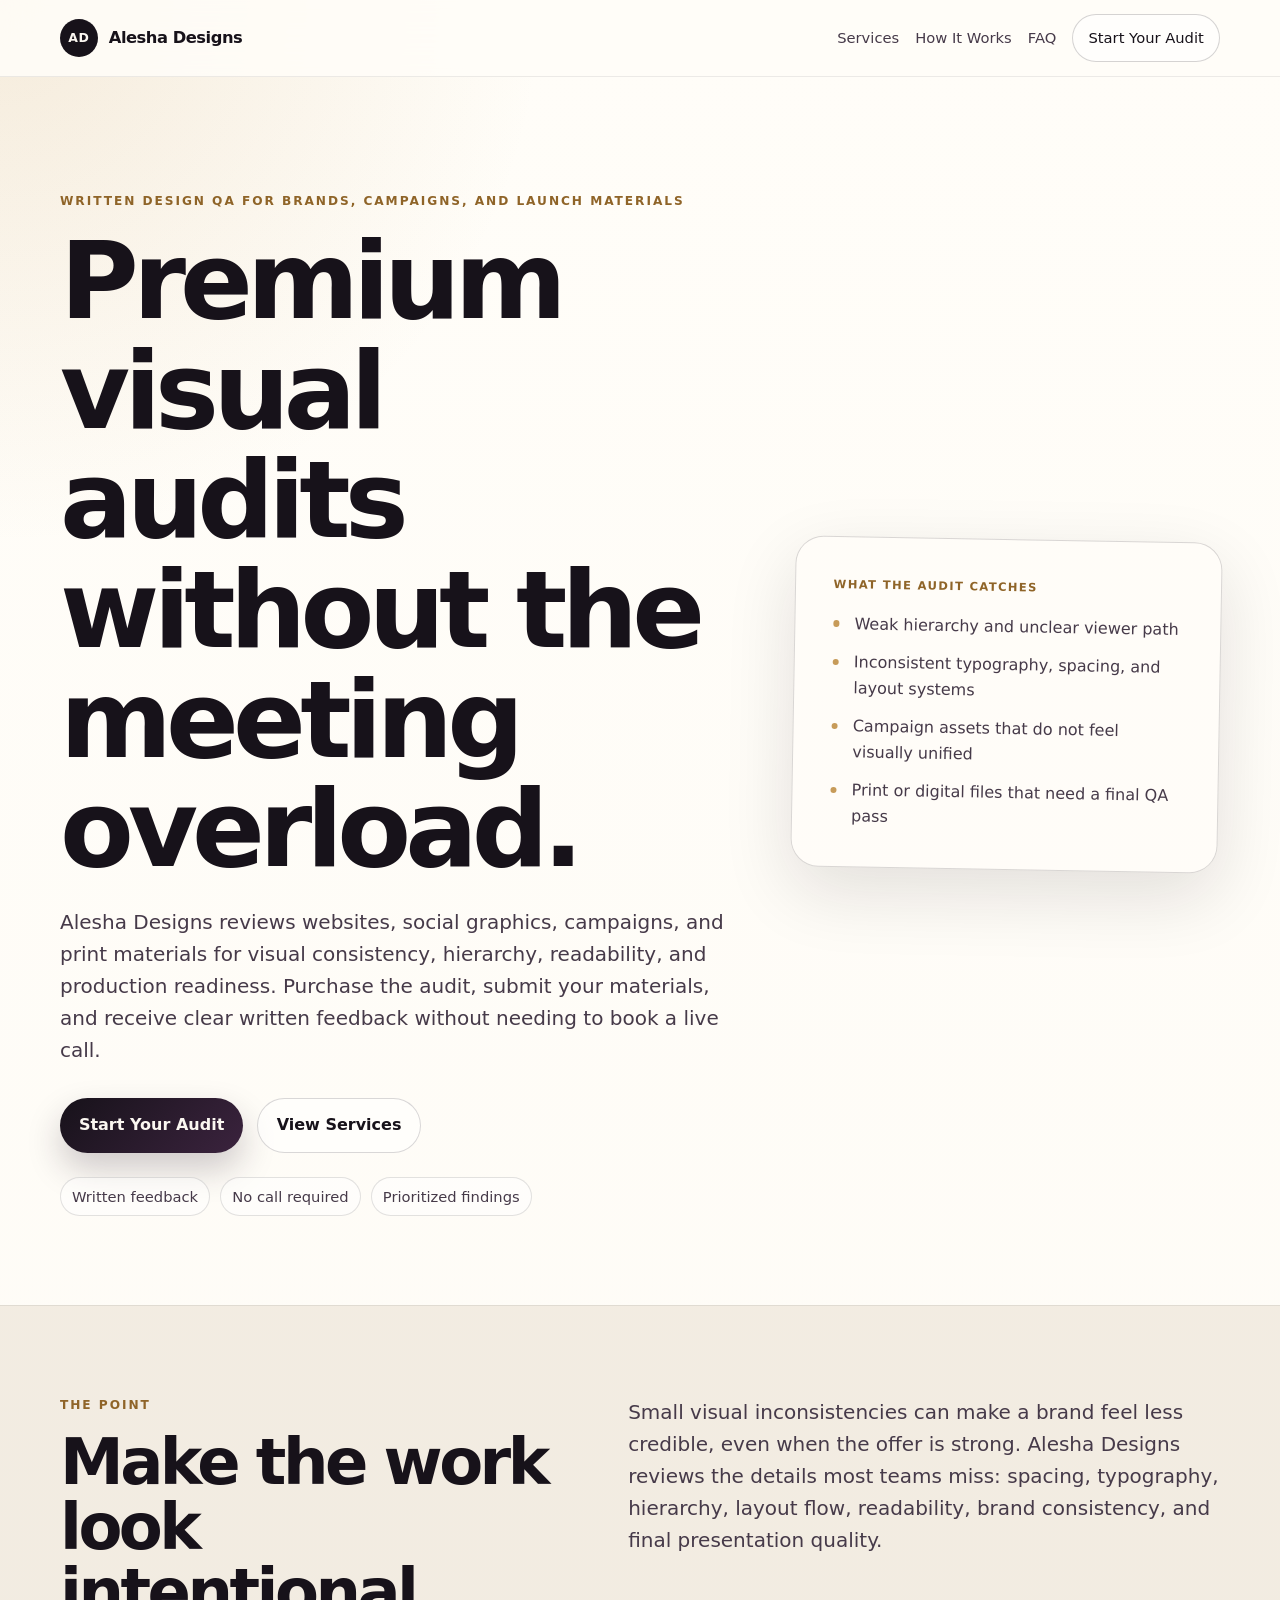
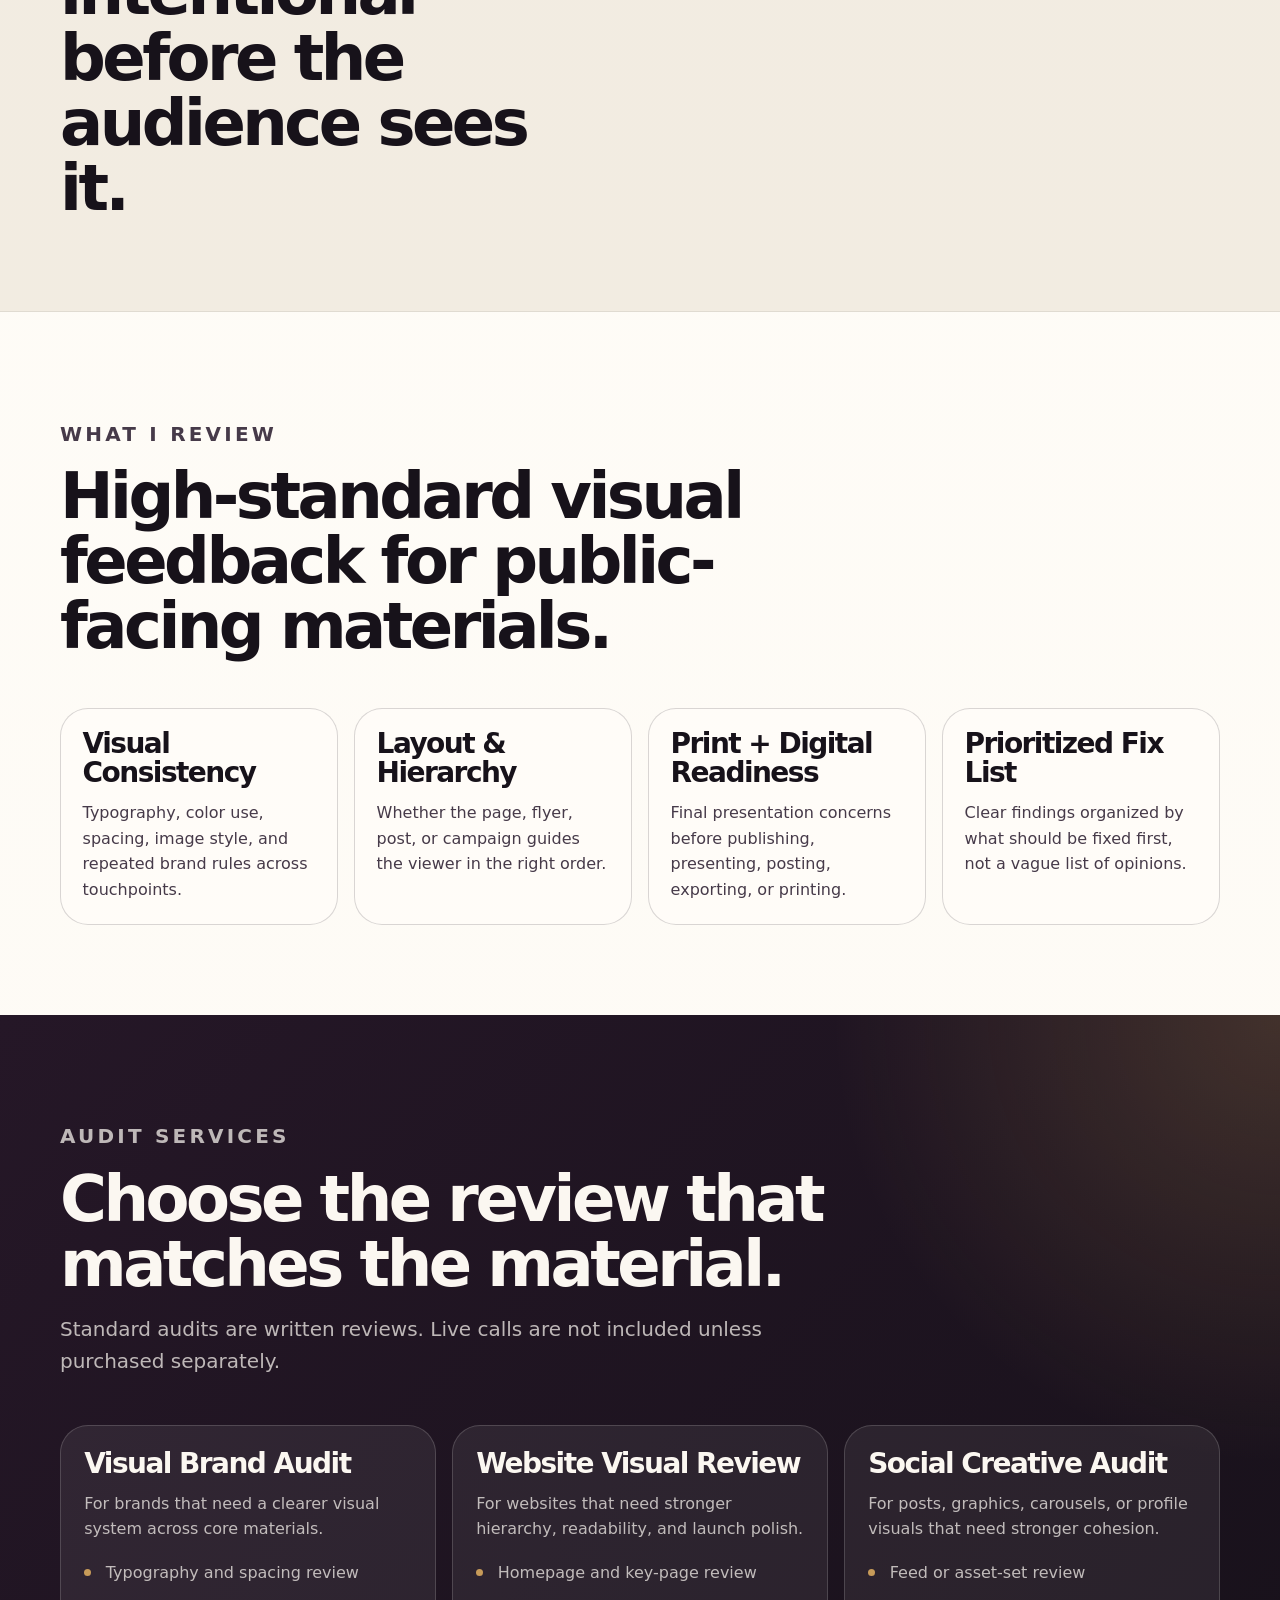
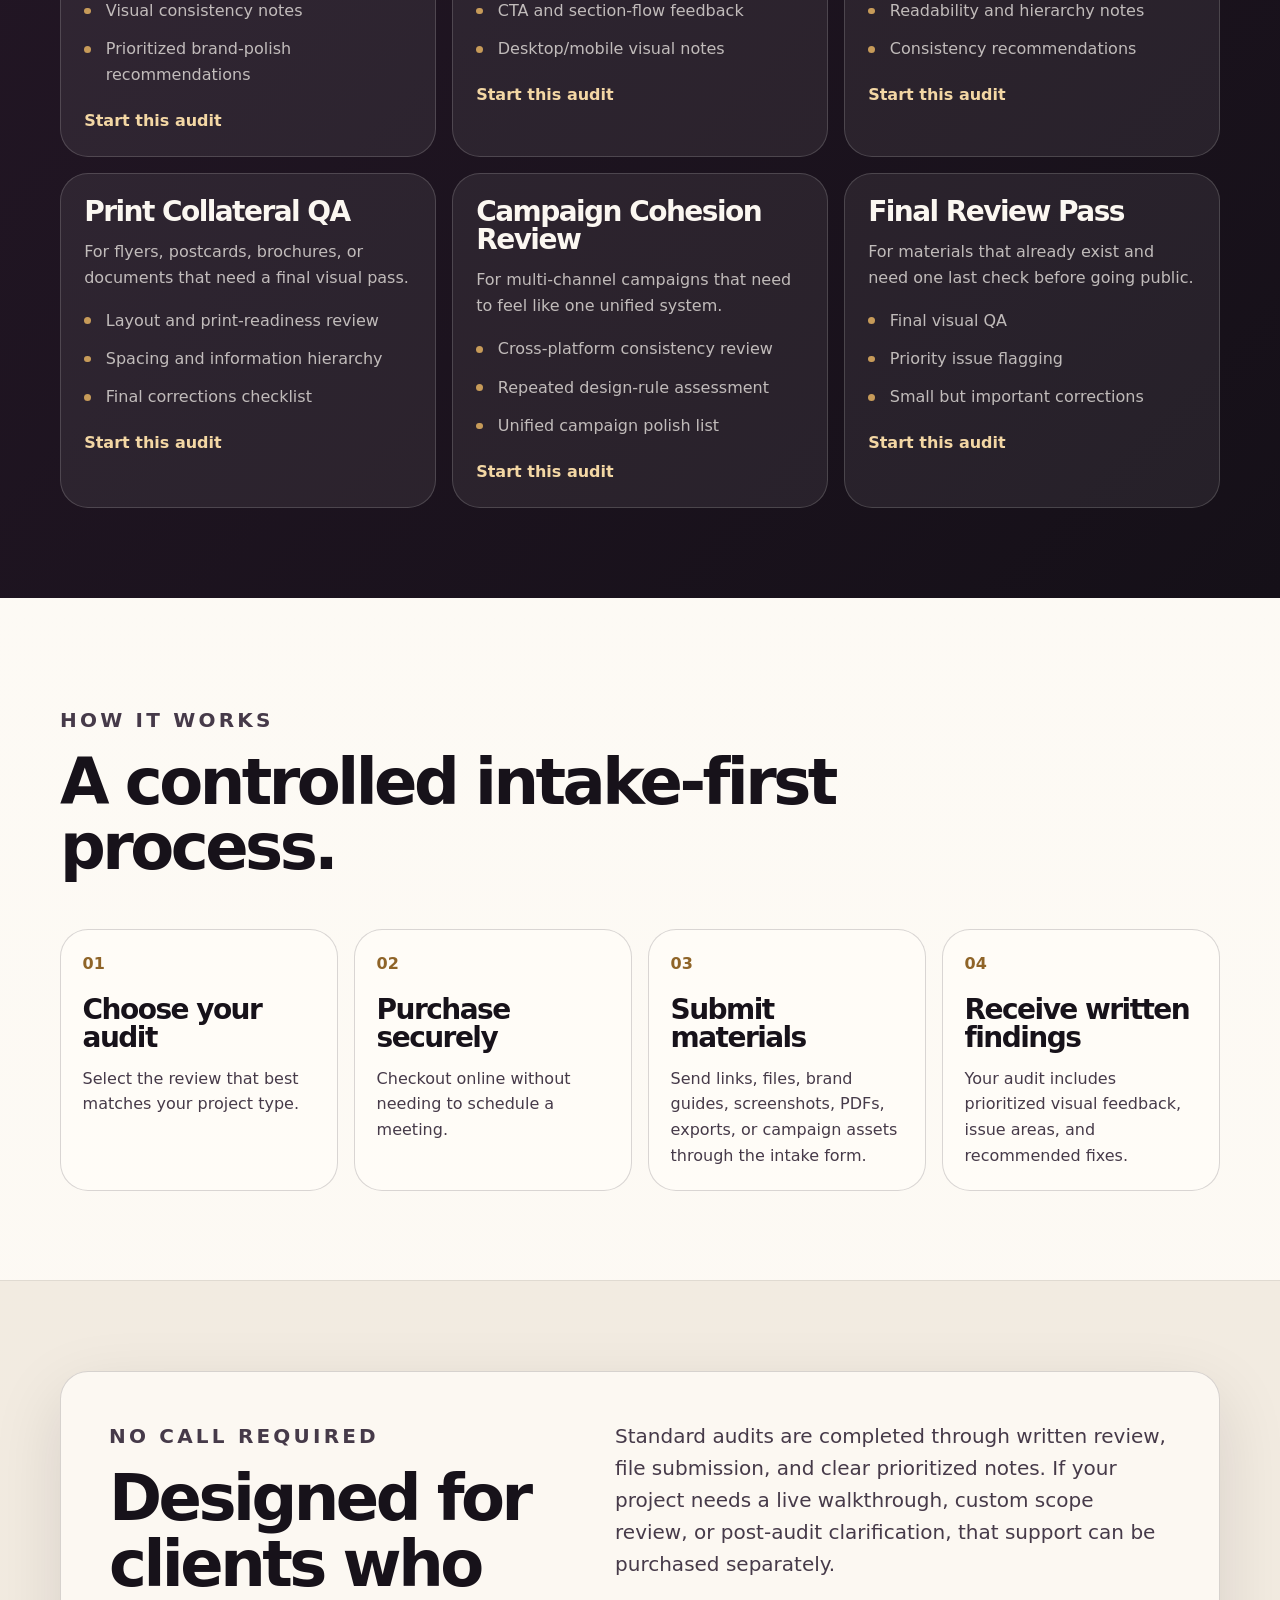
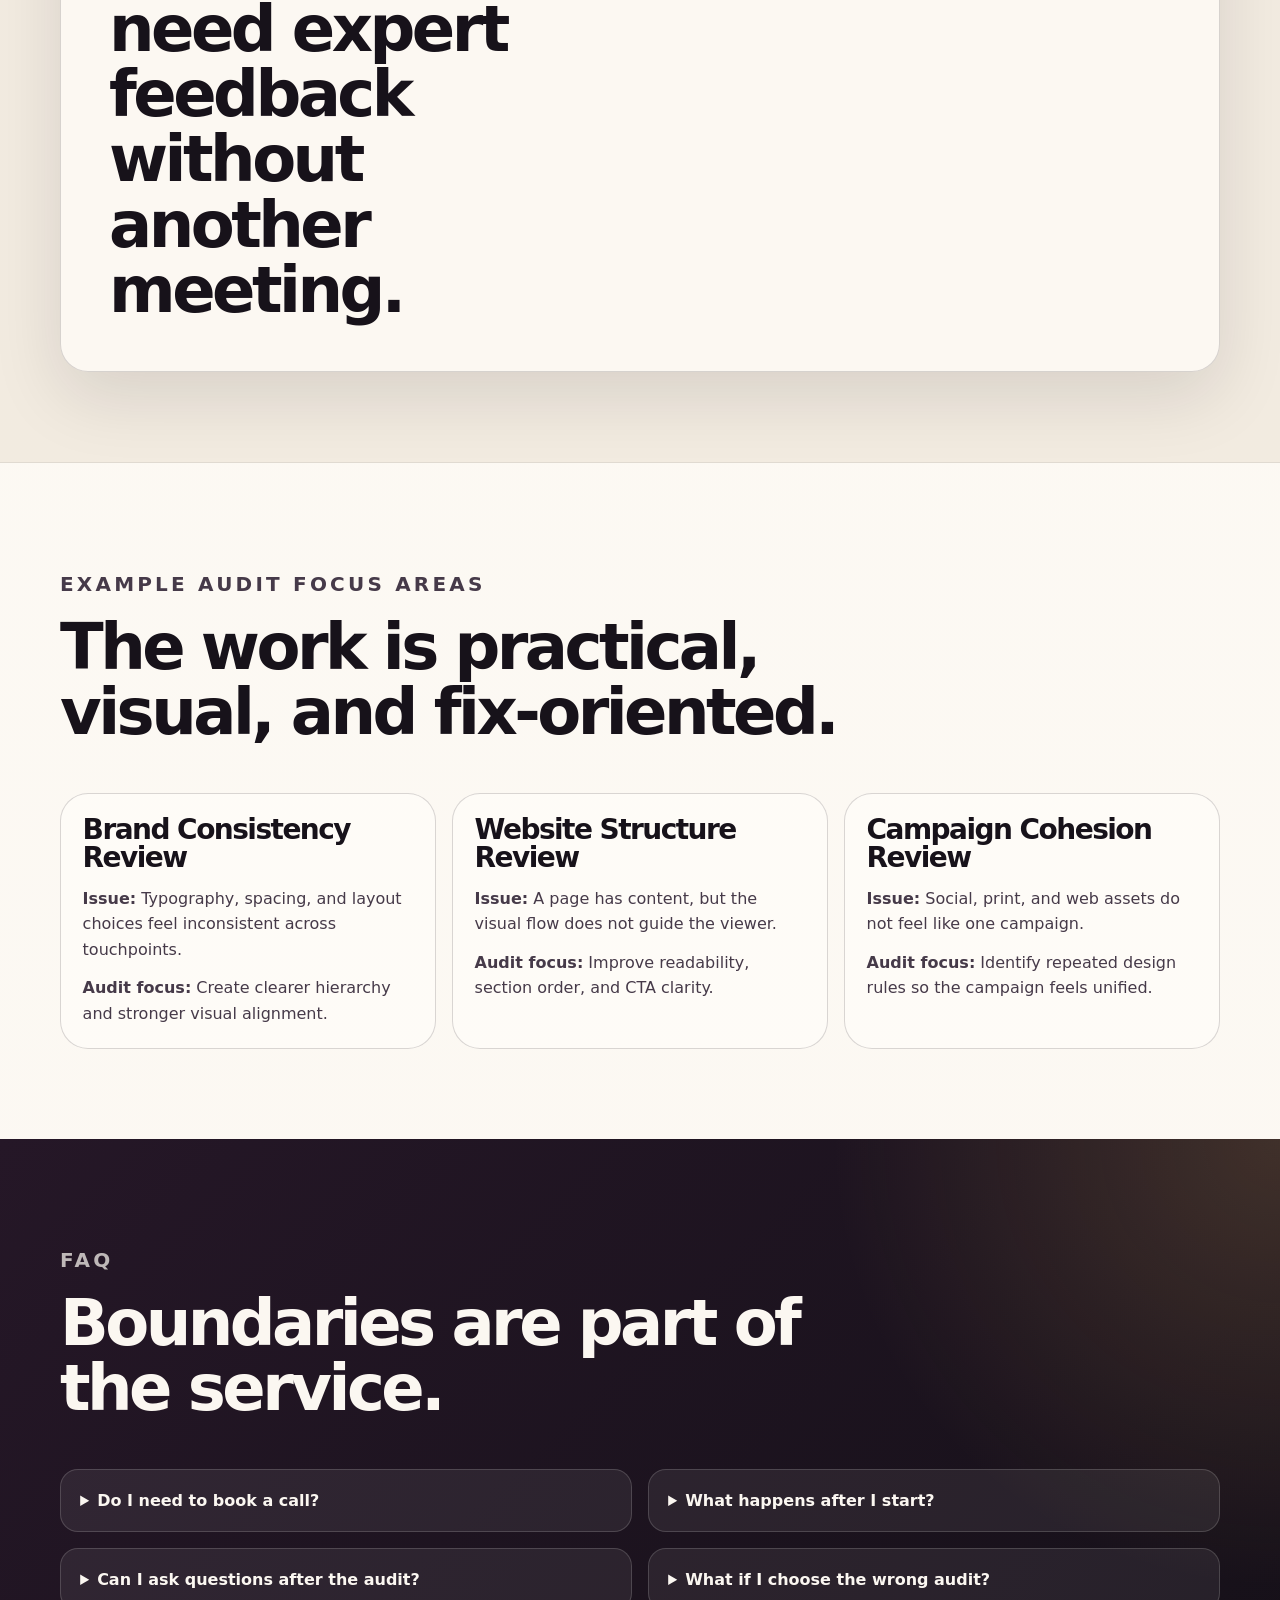
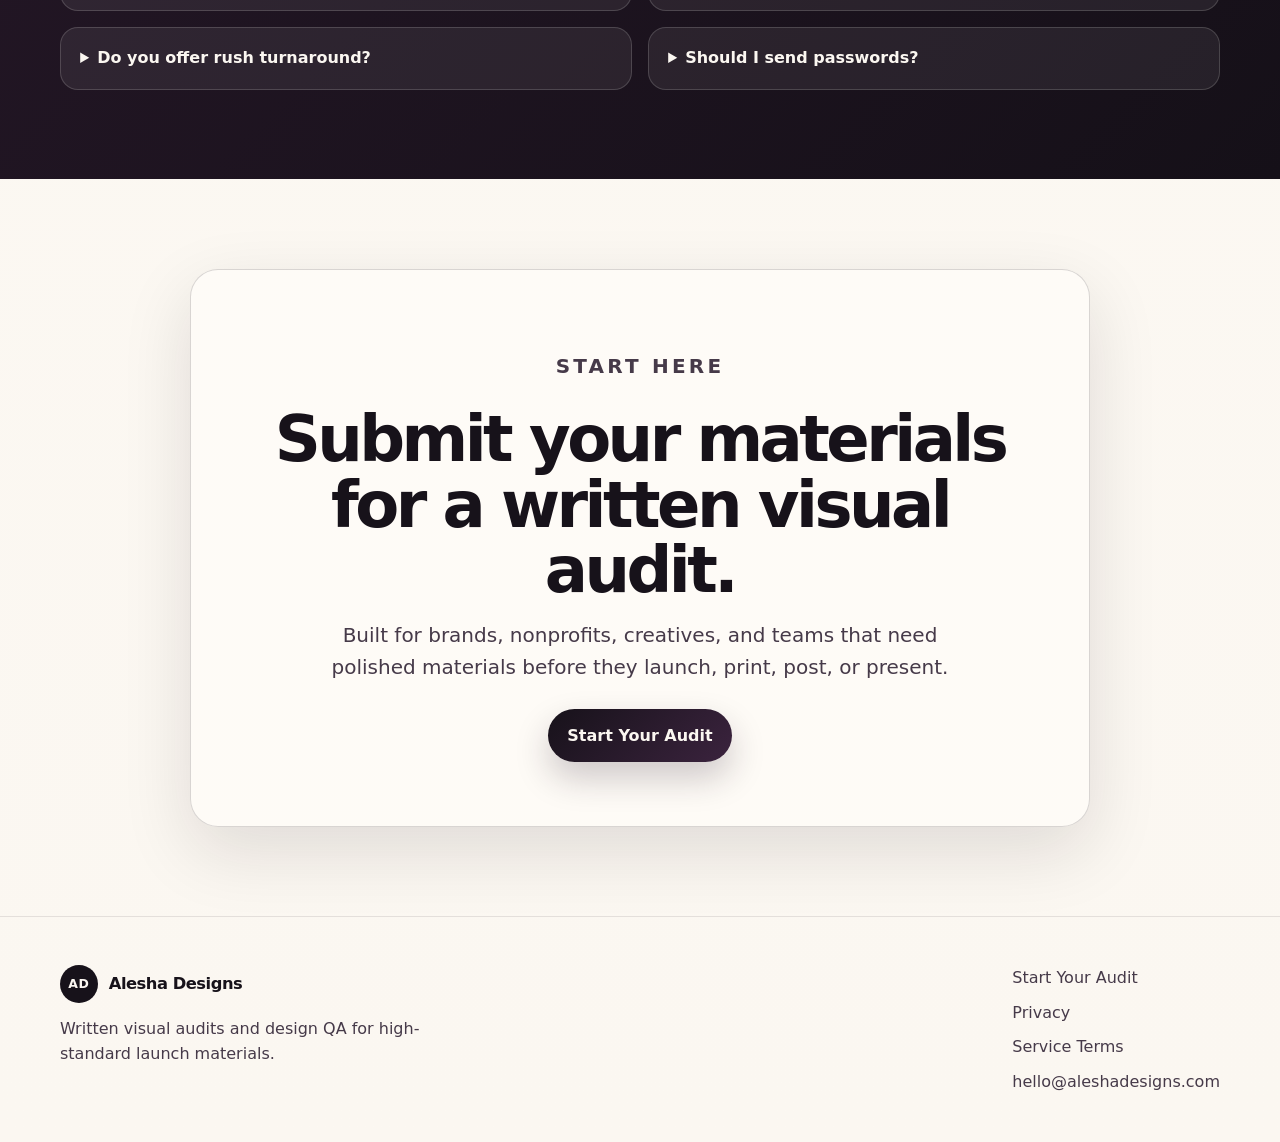
<file: index.html>
<!doctype html>
<html lang="en">
<head>
  <meta charset="utf-8" />
  <meta name="viewport" content="width=device-width, initial-scale=1" />
  <title>Alesha Designs | Premium Visual Audits Without Meeting Overload</title>
  <meta name="description" content="Alesha Designs provides written visual audits and design QA for websites, social graphics, print materials, and campaigns. No live call required." />
  <meta name="robots" content="index, follow" />
  <meta property="og:title" content="Alesha Designs | Premium Visual Audits" />
  <meta property="og:description" content="Expert written visual feedback for brands that need to look polished before they publish." />
  <meta property="og:type" content="website" />
  <meta property="og:url" content="https://aleshadesigns.com" />
  <meta name="theme-color" content="#151018" />
  <link rel="canonical" href="https://aleshadesigns.com" />
  <link rel="icon" href="favicon.svg" type="image/svg+xml" />
  <link rel="stylesheet" href="styles.css" />
</head>

<body>
  <a class="skip-link" href="#main">Skip to content</a>

  <header class="site-header">
    <div class="container header-inner">
      <a class="brand" href="index.html" aria-label="Alesha Designs home">
        <span class="brand-mark">AD</span>
        <span class="brand-text">Alesha Designs</span>
      </a>

      <nav class="nav" aria-label="Primary navigation">
        <a href="#services">Services</a>
        <a href="#process">How It Works</a>
        <a href="#faq">FAQ</a>
        <a class="nav-cta" href="start.html">Start Your Audit</a>
      </nav>
    </div>
  </header>

  <main id="main">
    <section class="hero section">
      <div class="container hero-grid">
        <div class="hero-copy">
          <p class="eyebrow">Written design QA for brands, campaigns, and launch materials</p>
          <h1>Premium visual audits without the meeting overload.</h1>
          <p class="hero-lede">
            Alesha Designs reviews websites, social graphics, campaigns, and print materials for
            visual consistency, hierarchy, readability, and production readiness. Purchase the audit,
            submit your materials, and receive clear written feedback without needing to book a live call.
          </p>

          <div class="button-row" aria-label="Primary actions">
            <a class="button button-primary" href="start.html">Start Your Audit</a>
            <a class="button button-secondary" href="#services">View Services</a>
          </div>

          <div class="trust-strip" aria-label="Service boundaries">
            <span>Written feedback</span>
            <span>No call required</span>
            <span>Prioritized findings</span>
          </div>
        </div>

        <aside class="hero-card" aria-label="Audit summary">
          <div class="card-topline">What the audit catches</div>
          <ul class="check-list">
            <li>Weak hierarchy and unclear viewer path</li>
            <li>Inconsistent typography, spacing, and layout systems</li>
            <li>Campaign assets that do not feel visually unified</li>
            <li>Print or digital files that need a final QA pass</li>
          </ul>
        </aside>
      </div>
    </section>

    <section class="section section-muted">
      <div class="container split">
        <div>
          <p class="eyebrow">The point</p>
          <h2>Make the work look intentional before the audience sees it.</h2>
        </div>
        <p class="section-lede">
          Small visual inconsistencies can make a brand feel less credible, even when the offer is strong.
          Alesha Designs reviews the details most teams miss: spacing, typography, hierarchy, layout flow,
          readability, brand consistency, and final presentation quality.
        </p>
      </div>
    </section>

    <section class="section" id="review">
      <div class="container">
        <div class="section-heading">
          <p class="eyebrow">What I review</p>
          <h2>High-standard visual feedback for public-facing materials.</h2>
        </div>

        <div class="feature-grid">
          <article class="feature-card">
            <h3>Visual Consistency</h3>
            <p>Typography, color use, spacing, image style, and repeated brand rules across touchpoints.</p>
          </article>
          <article class="feature-card">
            <h3>Layout & Hierarchy</h3>
            <p>Whether the page, flyer, post, or campaign guides the viewer in the right order.</p>
          </article>
          <article class="feature-card">
            <h3>Print + Digital Readiness</h3>
            <p>Final presentation concerns before publishing, presenting, posting, exporting, or printing.</p>
          </article>
          <article class="feature-card">
            <h3>Prioritized Fix List</h3>
            <p>Clear findings organized by what should be fixed first, not a vague list of opinions.</p>
          </article>
        </div>
      </div>
    </section>

    <section class="section section-dark" id="services">
      <div class="container">
        <div class="section-heading">
          <p class="eyebrow eyebrow-on-dark">Audit services</p>
          <h2>Choose the review that matches the material.</h2>
          <p>
            Standard audits are written reviews. Live calls are not included unless purchased separately.
          </p>
        </div>

        <div class="service-grid">
          <article class="service-card">
            <h3>Visual Brand Audit</h3>
            <p>For brands that need a clearer visual system across core materials.</p>
            <ul>
              <li>Typography and spacing review</li>
              <li>Visual consistency notes</li>
              <li>Prioritized brand-polish recommendations</li>
            </ul>
            <a href="start.html?service=visual-brand-audit">Start this audit</a>
          </article>

          <article class="service-card">
            <h3>Website Visual Review</h3>
            <p>For websites that need stronger hierarchy, readability, and launch polish.</p>
            <ul>
              <li>Homepage and key-page review</li>
              <li>CTA and section-flow feedback</li>
              <li>Desktop/mobile visual notes</li>
            </ul>
            <a href="start.html?service=website-visual-review">Start this audit</a>
          </article>

          <article class="service-card">
            <h3>Social Creative Audit</h3>
            <p>For posts, graphics, carousels, or profile visuals that need stronger cohesion.</p>
            <ul>
              <li>Feed or asset-set review</li>
              <li>Readability and hierarchy notes</li>
              <li>Consistency recommendations</li>
            </ul>
            <a href="start.html?service=social-creative-audit">Start this audit</a>
          </article>

          <article class="service-card">
            <h3>Print Collateral QA</h3>
            <p>For flyers, postcards, brochures, or documents that need a final visual pass.</p>
            <ul>
              <li>Layout and print-readiness review</li>
              <li>Spacing and information hierarchy</li>
              <li>Final corrections checklist</li>
            </ul>
            <a href="start.html?service=print-collateral-qa">Start this audit</a>
          </article>

          <article class="service-card">
            <h3>Campaign Cohesion Review</h3>
            <p>For multi-channel campaigns that need to feel like one unified system.</p>
            <ul>
              <li>Cross-platform consistency review</li>
              <li>Repeated design-rule assessment</li>
              <li>Unified campaign polish list</li>
            </ul>
            <a href="start.html?service=campaign-cohesion-review">Start this audit</a>
          </article>

          <article class="service-card">
            <h3>Final Review Pass</h3>
            <p>For materials that already exist and need one last check before going public.</p>
            <ul>
              <li>Final visual QA</li>
              <li>Priority issue flagging</li>
              <li>Small but important corrections</li>
            </ul>
            <a href="start.html?service=final-review-pass">Start this audit</a>
          </article>
        </div>
      </div>
    </section>

    <section class="section" id="process">
      <div class="container">
        <div class="section-heading">
          <p class="eyebrow">How it works</p>
          <h2>A controlled intake-first process.</h2>
        </div>

        <div class="process-grid">
          <article class="process-step">
            <span>01</span>
            <h3>Choose your audit</h3>
            <p>Select the review that best matches your project type.</p>
          </article>
          <article class="process-step">
            <span>02</span>
            <h3>Purchase securely</h3>
            <p>Checkout online without needing to schedule a meeting.</p>
          </article>
          <article class="process-step">
            <span>03</span>
            <h3>Submit materials</h3>
            <p>Send links, files, brand guides, screenshots, PDFs, exports, or campaign assets through the intake form.</p>
          </article>
          <article class="process-step">
            <span>04</span>
            <h3>Receive written findings</h3>
            <p>Your audit includes prioritized visual feedback, issue areas, and recommended fixes.</p>
          </article>
        </div>
      </div>
    </section>

    <section class="section section-muted">
      <div class="container boundary-card">
        <div>
          <p class="eyebrow">No call required</p>
          <h2>Designed for clients who need expert feedback without another meeting.</h2>
        </div>
        <p>
          Standard audits are completed through written review, file submission, and clear prioritized notes.
          If your project needs a live walkthrough, custom scope review, or post-audit clarification, that support
          can be purchased separately.
        </p>
      </div>
    </section>

    <section class="section" id="examples">
      <div class="container">
        <div class="section-heading">
          <p class="eyebrow">Example audit focus areas</p>
          <h2>The work is practical, visual, and fix-oriented.</h2>
        </div>

        <div class="case-grid">
          <article class="case-card">
            <h3>Brand Consistency Review</h3>
            <p><strong>Issue:</strong> Typography, spacing, and layout choices feel inconsistent across touchpoints.</p>
            <p><strong>Audit focus:</strong> Create clearer hierarchy and stronger visual alignment.</p>
          </article>
          <article class="case-card">
            <h3>Website Structure Review</h3>
            <p><strong>Issue:</strong> A page has content, but the visual flow does not guide the viewer.</p>
            <p><strong>Audit focus:</strong> Improve readability, section order, and CTA clarity.</p>
          </article>
          <article class="case-card">
            <h3>Campaign Cohesion Review</h3>
            <p><strong>Issue:</strong> Social, print, and web assets do not feel like one campaign.</p>
            <p><strong>Audit focus:</strong> Identify repeated design rules so the campaign feels unified.</p>
          </article>
        </div>
      </div>
    </section>

    <section class="section section-dark" id="faq">
      <div class="container">
        <div class="section-heading">
          <p class="eyebrow eyebrow-on-dark">FAQ</p>
          <h2>Boundaries are part of the service.</h2>
        </div>

        <div class="faq-grid">
          <details>
            <summary>Do I need to book a call?</summary>
            <p>No. Standard audits are completed through written review. Calls are not included unless purchased separately.</p>
          </details>
          <details>
            <summary>What happens after I start?</summary>
            <p>You will complete the intake, submit your links or files, and receive the next-step confirmation for your audit.</p>
          </details>
          <details>
            <summary>Can I ask questions after the audit?</summary>
            <p>Each audit includes the deliverables listed for that service. Additional clarification, follow-up review, or live walkthroughs may be purchased separately.</p>
          </details>
          <details>
            <summary>What if I choose the wrong audit?</summary>
            <p>Alesha Designs may recommend switching to a better-fit service or adjusting the scope before work begins.</p>
          </details>
          <details>
            <summary>Do you offer rush turnaround?</summary>
            <p>Rush review may be available as a paid add-on depending on current workload.</p>
          </details>
          <details>
            <summary>Should I send passwords?</summary>
            <p>No. Do not submit login credentials. Use share links, exported files, screenshots, PDFs, or temporary view-only access when possible.</p>
          </details>
        </div>
      </div>
    </section>

    <section class="section final-cta">
      <div class="container final-card">
        <p class="eyebrow">Start here</p>
        <h2>Submit your materials for a written visual audit.</h2>
        <p>
          Built for brands, nonprofits, creatives, and teams that need polished materials before they launch, print, post, or present.
        </p>
        <a class="button button-primary" href="start.html">Start Your Audit</a>
      </div>
    </section>
  </main>

  <footer class="site-footer">
    <div class="container footer-grid">
      <div>
        <a class="brand footer-brand" href="index.html">
          <span class="brand-mark">AD</span>
          <span class="brand-text">Alesha Designs</span>
        </a>
        <p>Written visual audits and design QA for high-standard launch materials.</p>
      </div>

      <div class="footer-links">
        <a href="start.html">Start Your Audit</a>
        <a href="privacy.html">Privacy</a>
        <a href="terms.html">Service Terms</a>
        <a href="mailto:hello@aleshadesigns.com">hello@aleshadesigns.com</a>
      </div>
    </div>
  </footer>
</body>
</html>
</file>
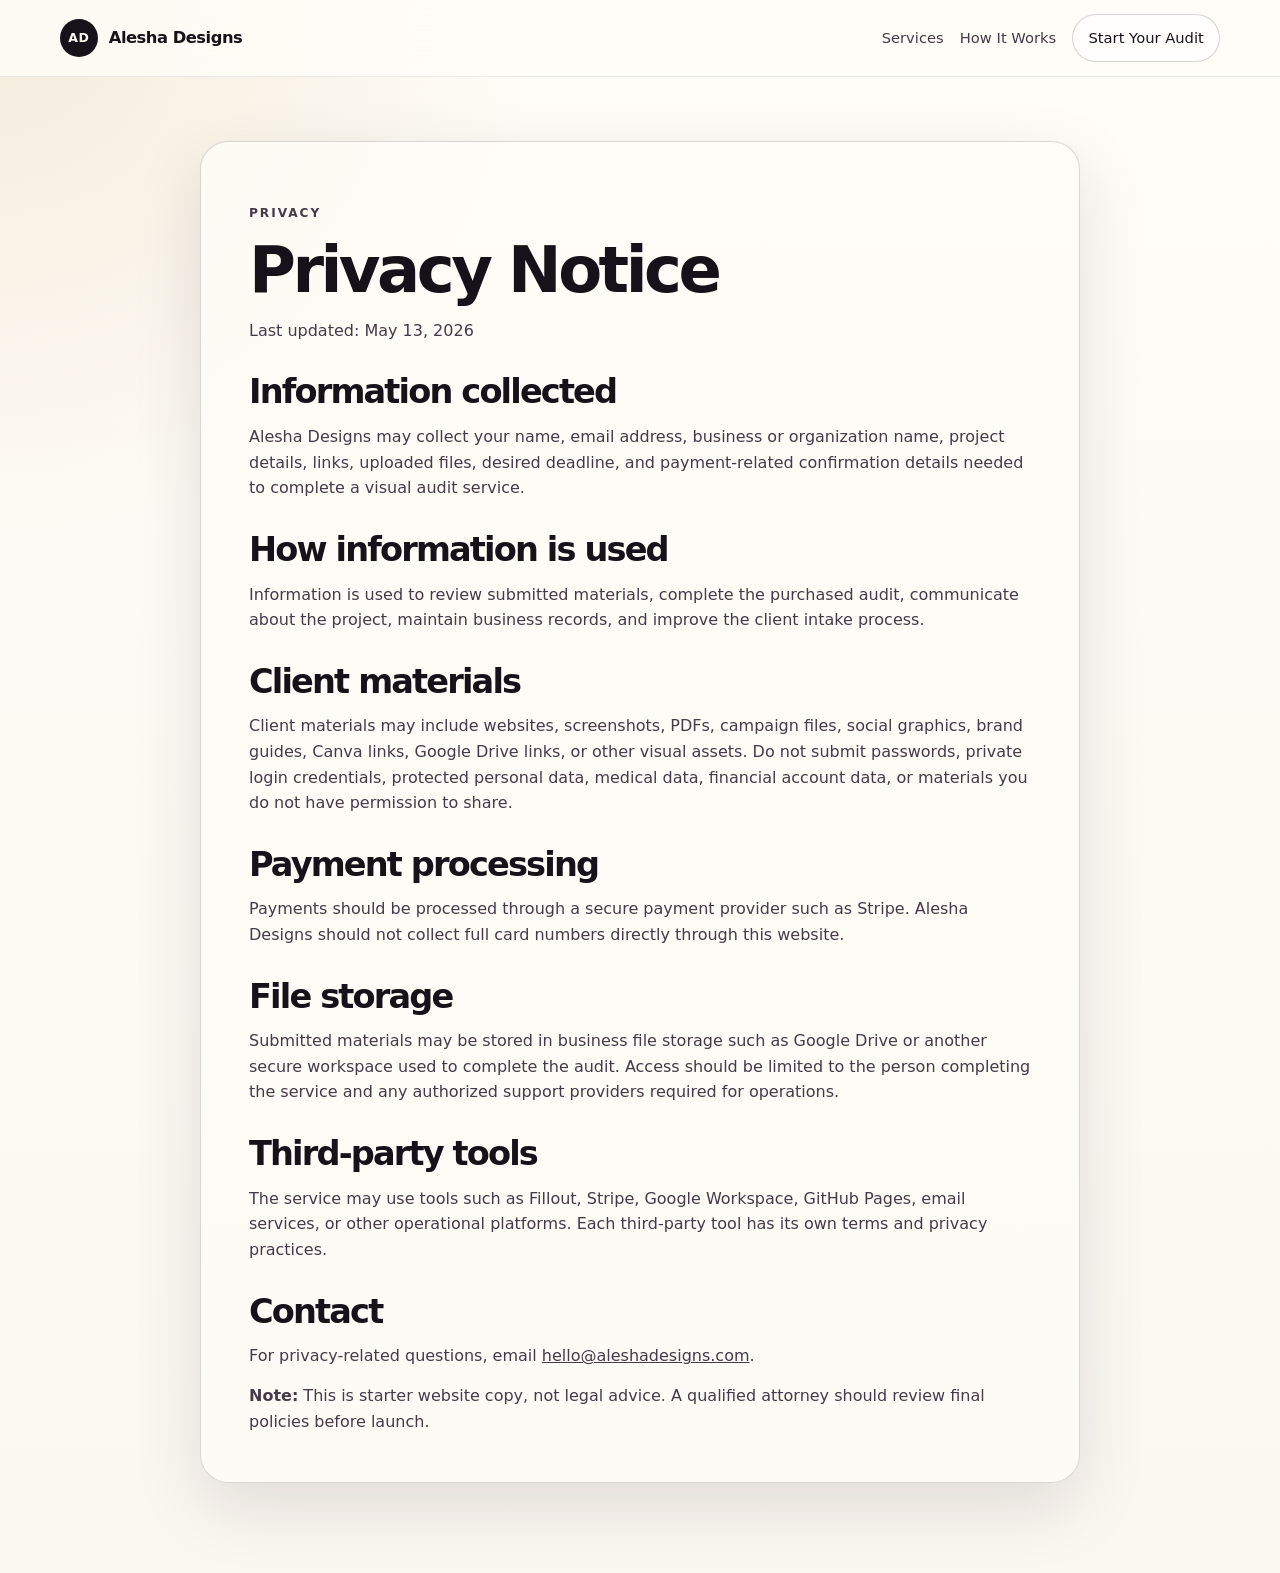
<file: privacy.html>
<!doctype html>
<html lang="en">
<head>
  <meta charset="utf-8" />
  <meta name="viewport" content="width=device-width, initial-scale=1" />
  <title>Privacy | Alesha Designs</title>
  <meta name="description" content="Alesha Designs privacy information for visual audit clients." />
  <meta name="robots" content="index, follow" />
  <link rel="canonical" href="https://aleshadesigns.com/privacy.html" />
  <link rel="icon" href="favicon.svg" type="image/svg+xml" />
  <link rel="stylesheet" href="styles.css" />
</head>
<body>
  <header class="site-header">
    <div class="container header-inner">
      <a class="brand" href="index.html" aria-label="Alesha Designs home">
        <span class="brand-mark">AD</span>
        <span class="brand-text">Alesha Designs</span>
      </a>
      <nav class="nav" aria-label="Primary navigation">
        <a href="index.html#services">Services</a>
        <a href="index.html#process">How It Works</a>
        <a class="nav-cta" href="start.html">Start Your Audit</a>
      </nav>
    </div>
  </header>

  <main class="section legal-hero">
    <div class="container legal-card">
      <p class="eyebrow">Privacy</p>
      <h1>Privacy Notice</h1>
      <p>Last updated: May 13, 2026</p>

      <h2>Information collected</h2>
      <p>Alesha Designs may collect your name, email address, business or organization name, project details, links, uploaded files, desired deadline, and payment-related confirmation details needed to complete a visual audit service.</p>

      <h2>How information is used</h2>
      <p>Information is used to review submitted materials, complete the purchased audit, communicate about the project, maintain business records, and improve the client intake process.</p>

      <h2>Client materials</h2>
      <p>Client materials may include websites, screenshots, PDFs, campaign files, social graphics, brand guides, Canva links, Google Drive links, or other visual assets. Do not submit passwords, private login credentials, protected personal data, medical data, financial account data, or materials you do not have permission to share.</p>

      <h2>Payment processing</h2>
      <p>Payments should be processed through a secure payment provider such as Stripe. Alesha Designs should not collect full card numbers directly through this website.</p>

      <h2>File storage</h2>
      <p>Submitted materials may be stored in business file storage such as Google Drive or another secure workspace used to complete the audit. Access should be limited to the person completing the service and any authorized support providers required for operations.</p>

      <h2>Third-party tools</h2>
      <p>The service may use tools such as Fillout, Stripe, Google Workspace, GitHub Pages, email services, or other operational platforms. Each third-party tool has its own terms and privacy practices.</p>

      <h2>Contact</h2>
      <p>For privacy-related questions, email <a href="mailto:hello@aleshadesigns.com">hello@aleshadesigns.com</a>.</p>

      <p><strong>Note:</strong> This is starter website copy, not legal advice. A qualified attorney should review final policies before launch.</p>
    </div>
  </main>
</body>
</html>
</file>
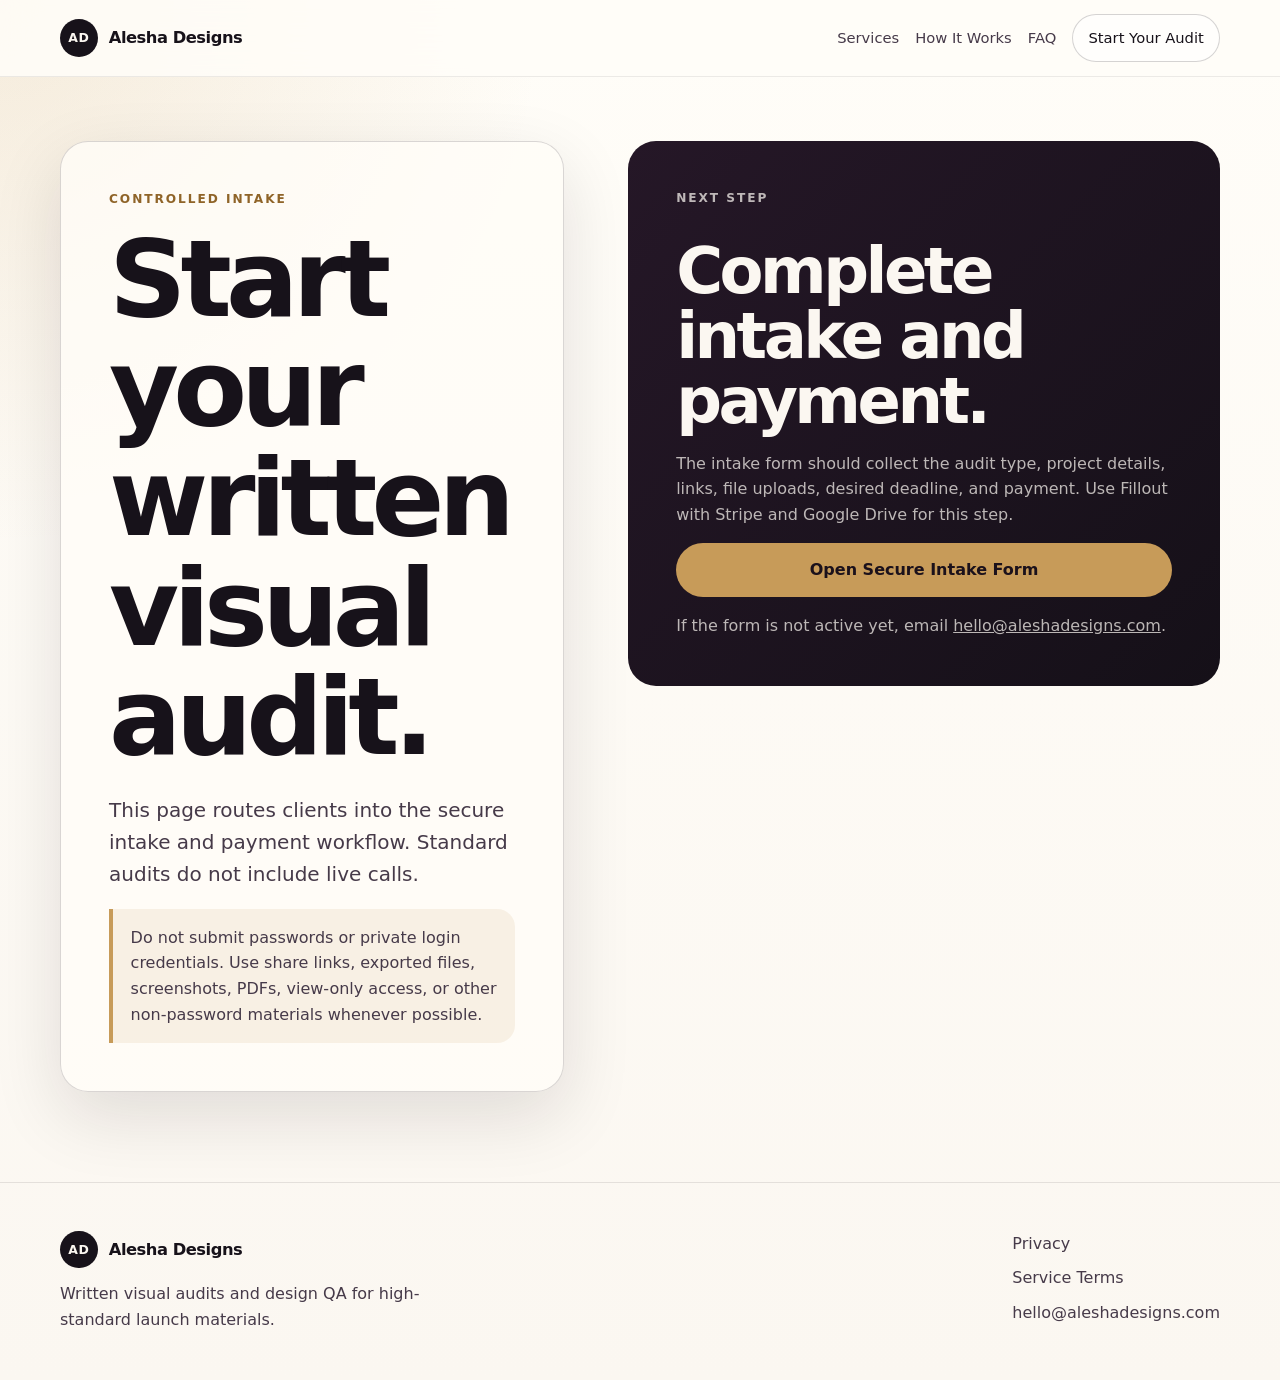
<file: start.html>
<!doctype html>
<html lang="en">
<head>
  <meta charset="utf-8" />
  <meta name="viewport" content="width=device-width, initial-scale=1" />
  <title>Start Your Audit | Alesha Designs</title>
  <meta name="description" content="Start a written visual audit with Alesha Designs. No live call required by default." />
  <meta name="robots" content="index, follow" />
  <link rel="canonical" href="https://aleshadesigns.com/start.html" />
  <link rel="icon" href="favicon.svg" type="image/svg+xml" />
  <link rel="stylesheet" href="styles.css" />
</head>
<body>
  <header class="site-header">
    <div class="container header-inner">
      <a class="brand" href="index.html" aria-label="Alesha Designs home">
        <span class="brand-mark">AD</span>
        <span class="brand-text">Alesha Designs</span>
      </a>
      <nav class="nav" aria-label="Primary navigation">
        <a href="index.html#services">Services</a>
        <a href="index.html#process">How It Works</a>
        <a href="index.html#faq">FAQ</a>
        <a class="nav-cta" href="start.html">Start Your Audit</a>
      </nav>
    </div>
  </header>

  <main>
    <section class="section hero legal-hero">
      <div class="container start-panel">
        <div class="start-card">
          <p class="eyebrow">Controlled intake</p>
          <h1>Start your written visual audit.</h1>
          <p class="hero-lede">
            This page routes clients into the secure intake and payment workflow. Standard audits do not include live calls.
          </p>

          <div class="notice">
            Do not submit passwords or private login credentials. Use share links, exported files, screenshots, PDFs,
            view-only access, or other non-password materials whenever possible.
          </div>
        </div>

        <aside class="form-link-card">
          <p class="eyebrow eyebrow-on-dark">Next step</p>
          <h2>Complete intake and payment.</h2>
          <p>
            The intake form should collect the audit type, project details, links, file uploads, desired deadline,
            and payment. Use Fillout with Stripe and Google Drive for this step.
          </p>
          <a class="button button-primary" href="https://forms.aleshadesigns.com/start">Open Secure Intake Form</a>
          <p>
            If the form is not active yet, email <a href="mailto:hello@aleshadesigns.com">hello@aleshadesigns.com</a>.
          </p>
        </aside>
      </div>
    </section>
  </main>

  <footer class="site-footer">
    <div class="container footer-grid">
      <div>
        <a class="brand footer-brand" href="index.html">
          <span class="brand-mark">AD</span>
          <span class="brand-text">Alesha Designs</span>
        </a>
        <p>Written visual audits and design QA for high-standard launch materials.</p>
      </div>
      <div class="footer-links">
        <a href="privacy.html">Privacy</a>
        <a href="terms.html">Service Terms</a>
        <a href="mailto:hello@aleshadesigns.com">hello@aleshadesigns.com</a>
      </div>
    </div>
  </footer>
</body>
</html>
</file>
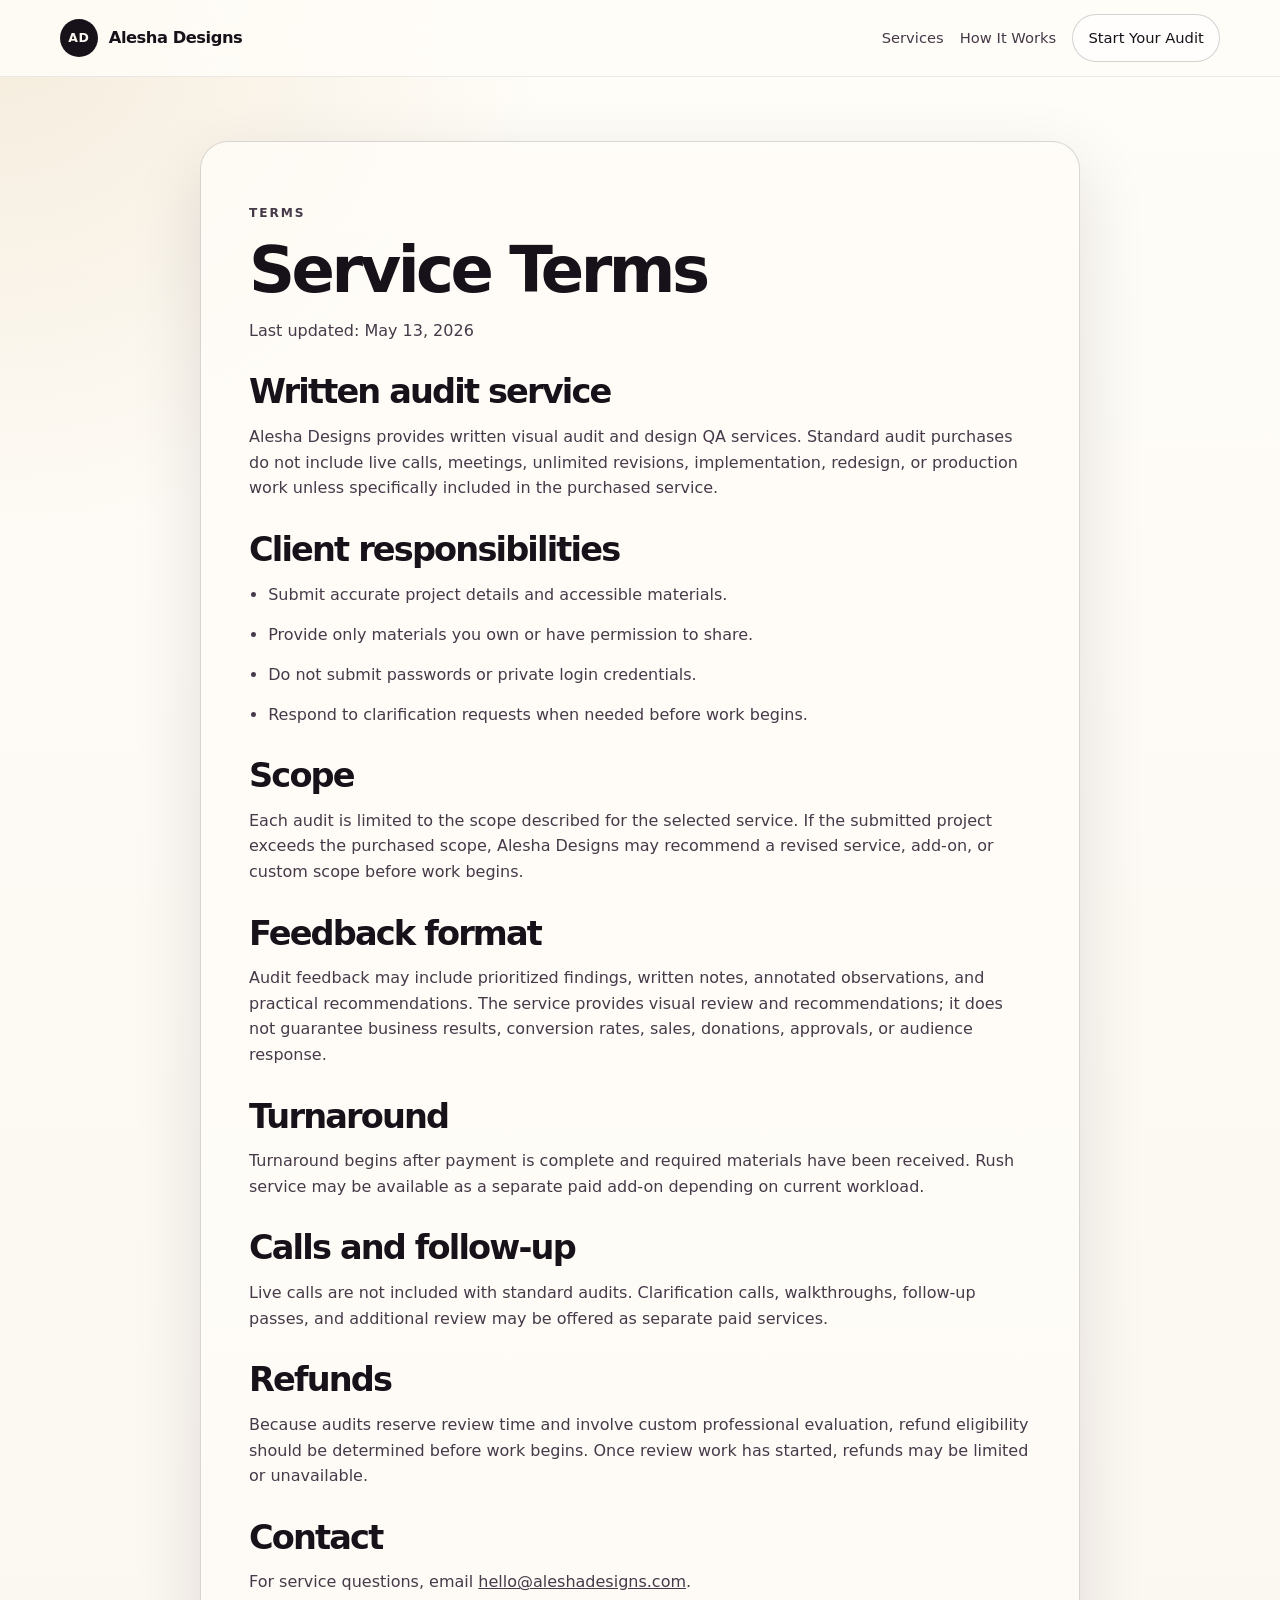
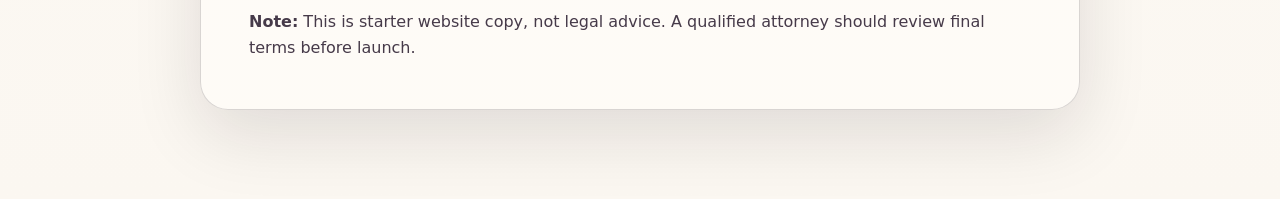
<file: terms.html>
<!doctype html>
<html lang="en">
<head>
  <meta charset="utf-8" />
  <meta name="viewport" content="width=device-width, initial-scale=1" />
  <title>Service Terms | Alesha Designs</title>
  <meta name="description" content="Alesha Designs service terms for written visual audit clients." />
  <meta name="robots" content="index, follow" />
  <link rel="canonical" href="https://aleshadesigns.com/terms.html" />
  <link rel="icon" href="favicon.svg" type="image/svg+xml" />
  <link rel="stylesheet" href="styles.css" />
</head>
<body>
  <header class="site-header">
    <div class="container header-inner">
      <a class="brand" href="index.html" aria-label="Alesha Designs home">
        <span class="brand-mark">AD</span>
        <span class="brand-text">Alesha Designs</span>
      </a>
      <nav class="nav" aria-label="Primary navigation">
        <a href="index.html#services">Services</a>
        <a href="index.html#process">How It Works</a>
        <a class="nav-cta" href="start.html">Start Your Audit</a>
      </nav>
    </div>
  </header>

  <main class="section legal-hero">
    <div class="container legal-card">
      <p class="eyebrow">Terms</p>
      <h1>Service Terms</h1>
      <p>Last updated: May 13, 2026</p>

      <h2>Written audit service</h2>
      <p>Alesha Designs provides written visual audit and design QA services. Standard audit purchases do not include live calls, meetings, unlimited revisions, implementation, redesign, or production work unless specifically included in the purchased service.</p>

      <h2>Client responsibilities</h2>
      <ul>
        <li>Submit accurate project details and accessible materials.</li>
        <li>Provide only materials you own or have permission to share.</li>
        <li>Do not submit passwords or private login credentials.</li>
        <li>Respond to clarification requests when needed before work begins.</li>
      </ul>

      <h2>Scope</h2>
      <p>Each audit is limited to the scope described for the selected service. If the submitted project exceeds the purchased scope, Alesha Designs may recommend a revised service, add-on, or custom scope before work begins.</p>

      <h2>Feedback format</h2>
      <p>Audit feedback may include prioritized findings, written notes, annotated observations, and practical recommendations. The service provides visual review and recommendations; it does not guarantee business results, conversion rates, sales, donations, approvals, or audience response.</p>

      <h2>Turnaround</h2>
      <p>Turnaround begins after payment is complete and required materials have been received. Rush service may be available as a separate paid add-on depending on current workload.</p>

      <h2>Calls and follow-up</h2>
      <p>Live calls are not included with standard audits. Clarification calls, walkthroughs, follow-up passes, and additional review may be offered as separate paid services.</p>

      <h2>Refunds</h2>
      <p>Because audits reserve review time and involve custom professional evaluation, refund eligibility should be determined before work begins. Once review work has started, refunds may be limited or unavailable.</p>

      <h2>Contact</h2>
      <p>For service questions, email <a href="mailto:hello@aleshadesigns.com">hello@aleshadesigns.com</a>.</p>

      <p><strong>Note:</strong> This is starter website copy, not legal advice. A qualified attorney should review final terms before launch.</p>
    </div>
  </main>
</body>
</html>
</file>
<file: styles.css>
:root {
  --ink: #17121a;
  --ink-soft: #463a49;
  --paper: #fbf7f1;
  --paper-2: #efe6da;
  --cream: #fffdf8;
  --line: rgba(23, 18, 26, 0.16);
  --gold: #c79b59;
  --gold-dark: #8f6428;
  --plum: #251727;
  --plum-2: #3b233e;
  --rose: #9b4d5b;
  --shadow: 0 24px 70px rgba(23, 18, 26, 0.12);
  --radius: 28px;
  --radius-sm: 18px;
  --max: 1160px;
}

* {
  box-sizing: border-box;
}

html {
  scroll-behavior: smooth;
}

body {
  margin: 0;
  background:
    radial-gradient(circle at top left, rgba(199, 155, 89, 0.18), transparent 34rem),
    linear-gradient(180deg, var(--cream), var(--paper));
  color: var(--ink);
  font-family: Inter, ui-sans-serif, system-ui, -apple-system, BlinkMacSystemFont, "Segoe UI", sans-serif;
  line-height: 1.6;
}

a {
  color: inherit;
}

.skip-link {
  position: absolute;
  left: 1rem;
  top: -10rem;
  background: var(--ink);
  color: white;
  padding: 0.75rem 1rem;
  border-radius: 999px;
  z-index: 20;
}

.skip-link:focus {
  top: 1rem;
}

.container {
  width: min(calc(100% - 2rem), var(--max));
  margin-inline: auto;
}

.site-header {
  position: sticky;
  top: 0;
  z-index: 10;
  background: rgba(255, 253, 248, 0.86);
  backdrop-filter: blur(18px);
  border-bottom: 1px solid rgba(23, 18, 26, 0.08);
}

.header-inner {
  min-height: 76px;
  display: flex;
  align-items: center;
  justify-content: space-between;
  gap: 1.5rem;
}

.brand {
  display: inline-flex;
  align-items: center;
  gap: 0.7rem;
  text-decoration: none;
  font-weight: 760;
  letter-spacing: -0.03em;
}

.brand-mark {
  display: inline-grid;
  place-items: center;
  width: 2.35rem;
  height: 2.35rem;
  border-radius: 999px;
  background: var(--ink);
  color: var(--paper);
  font-size: 0.78rem;
  letter-spacing: 0.04em;
}

.brand-text {
  font-size: 1.02rem;
}

.nav {
  display: flex;
  align-items: center;
  gap: 1rem;
  font-size: 0.92rem;
}

.nav a {
  text-decoration: none;
  color: var(--ink-soft);
}

.nav a:hover {
  color: var(--ink);
}

.nav-cta {
  color: var(--ink) !important;
  border: 1px solid rgba(23, 18, 26, 0.18);
  border-radius: 999px;
  padding: 0.68rem 0.95rem;
  background: rgba(255, 255, 255, 0.48);
}

.section {
  padding: clamp(4.2rem, 7vw, 7.8rem) 0;
}

.hero {
  padding-top: clamp(5.2rem, 9vw, 8.8rem);
}

.hero-grid {
  display: grid;
  grid-template-columns: minmax(0, 1.22fr) minmax(280px, 0.78fr);
  gap: clamp(2rem, 5vw, 5rem);
  align-items: center;
}

.eyebrow {
  margin: 0 0 0.9rem;
  color: var(--gold-dark);
  text-transform: uppercase;
  letter-spacing: 0.16em;
  font-weight: 780;
  font-size: 0.76rem;
}

.eyebrow-on-dark {
  color: #dfbd80;
}

h1,
h2,
h3 {
  line-height: 1.02;
  margin: 0;
  letter-spacing: -0.055em;
}

h1 {
  max-width: 920px;
  font-size: clamp(3.4rem, 8.4vw, 7.5rem);
}

h2 {
  font-size: clamp(2.2rem, 5vw, 4.55rem);
}

h3 {
  font-size: clamp(1.25rem, 2.2vw, 1.75rem);
}

p {
  margin: 0;
}

.hero-lede,
.section-lede,
.section-heading p,
.final-card p,
.boundary-card p {
  font-size: clamp(1.05rem, 1.6vw, 1.25rem);
  color: var(--ink-soft);
}

.hero-lede {
  max-width: 760px;
  margin-top: 1.35rem;
}

.button-row {
  display: flex;
  flex-wrap: wrap;
  gap: 0.85rem;
  margin-top: 2rem;
}

.button {
  display: inline-flex;
  align-items: center;
  justify-content: center;
  min-height: 3.15rem;
  padding: 0.86rem 1.18rem;
  border-radius: 999px;
  text-decoration: none;
  font-weight: 750;
  transition: transform 180ms ease, box-shadow 180ms ease, background 180ms ease;
}

.button:hover {
  transform: translateY(-1px);
}

.button-primary {
  color: var(--paper);
  background: linear-gradient(135deg, var(--ink), var(--plum-2));
  box-shadow: 0 16px 34px rgba(37, 23, 39, 0.22);
}

.button-secondary {
  background: rgba(255, 255, 255, 0.54);
  color: var(--ink);
  border: 1px solid rgba(23, 18, 26, 0.16);
}

.trust-strip {
  display: flex;
  flex-wrap: wrap;
  gap: 0.65rem;
  margin-top: 1.55rem;
  color: var(--ink-soft);
  font-size: 0.92rem;
}

.trust-strip span {
  border: 1px solid rgba(23, 18, 26, 0.12);
  border-radius: 999px;
  padding: 0.4rem 0.68rem;
  background: rgba(255, 255, 255, 0.45);
}

.hero-card,
.feature-card,
.service-card,
.process-step,
.case-card,
.boundary-card,
.final-card,
.legal-card {
  border: 1px solid var(--line);
  border-radius: var(--radius);
  background: rgba(255, 253, 248, 0.72);
  box-shadow: var(--shadow);
}

.hero-card {
  padding: clamp(1.5rem, 3vw, 2.35rem);
  transform: rotate(1deg);
}

.card-topline {
  color: var(--gold-dark);
  font-weight: 820;
  letter-spacing: 0.12em;
  text-transform: uppercase;
  font-size: 0.72rem;
  margin-bottom: 1.1rem;
}

.check-list,
.service-card ul {
  list-style: none;
  padding: 0;
  margin: 0;
}

.check-list li,
.service-card li {
  position: relative;
  padding-left: 1.35rem;
  margin-top: 0.8rem;
  color: var(--ink-soft);
}

.check-list li::before,
.service-card li::before {
  content: "";
  width: 0.42rem;
  height: 0.42rem;
  border-radius: 999px;
  background: var(--gold);
  position: absolute;
  left: 0;
  top: 0.6rem;
}

.section-muted {
  background: rgba(239, 230, 218, 0.72);
  border-block: 1px solid rgba(23, 18, 26, 0.08);
}

.split {
  display: grid;
  grid-template-columns: minmax(0, 0.92fr) minmax(0, 1.08fr);
  gap: clamp(2rem, 5vw, 5rem);
  align-items: start;
}

.section-heading {
  max-width: 790px;
  margin-bottom: clamp(2rem, 4vw, 3rem);
}

.section-heading p {
  margin-top: 1rem;
}

.feature-grid,
.case-grid {
  display: grid;
  grid-template-columns: repeat(4, minmax(0, 1fr));
  gap: 1rem;
}

.case-grid {
  grid-template-columns: repeat(3, minmax(0, 1fr));
}

.feature-card,
.case-card {
  padding: 1.35rem;
  box-shadow: none;
}

.feature-card p,
.case-card p,
.process-step p,
.service-card p,
.service-card li,
.faq-grid p,
.footer-grid p,
.legal-card p,
.legal-card li {
  color: var(--ink-soft);
}

.feature-card p,
.case-card p,
.process-step p {
  margin-top: 0.8rem;
}

.section-dark {
  background:
    radial-gradient(circle at top right, rgba(199, 155, 89, 0.22), transparent 28rem),
    linear-gradient(135deg, var(--plum), #151018);
  color: var(--paper);
}

.section-dark .section-heading p,
.section-dark .service-card p,
.section-dark .service-card li,
.section-dark .faq-grid p {
  color: rgba(251, 247, 241, 0.72);
}

.service-grid {
  display: grid;
  grid-template-columns: repeat(3, minmax(0, 1fr));
  gap: 1rem;
}

.service-card {
  background: rgba(255, 253, 248, 0.07);
  border-color: rgba(255, 253, 248, 0.16);
  box-shadow: none;
  padding: 1.45rem;
}

.service-card p {
  margin-top: 0.8rem;
}

.service-card ul {
  margin-top: 1.1rem;
}

.service-card a {
  display: inline-flex;
  margin-top: 1.25rem;
  color: #f3d7a4;
  font-weight: 760;
  text-decoration: none;
}

.process-grid {
  display: grid;
  grid-template-columns: repeat(4, minmax(0, 1fr));
  gap: 1rem;
}

.process-step {
  padding: 1.35rem;
  box-shadow: none;
}

.process-step span {
  display: inline-flex;
  font-weight: 840;
  color: var(--gold-dark);
  margin-bottom: 1.2rem;
}

.boundary-card {
  display: grid;
  grid-template-columns: minmax(0, 0.9fr) minmax(0, 1.1fr);
  gap: clamp(1.5rem, 4vw, 4rem);
  padding: clamp(1.6rem, 4vw, 3rem);
}

.faq-grid {
  display: grid;
  grid-template-columns: repeat(2, minmax(0, 1fr));
  gap: 1rem;
}

details {
  border: 1px solid rgba(255, 253, 248, 0.16);
  border-radius: var(--radius-sm);
  background: rgba(255, 253, 248, 0.07);
  padding: 1.1rem 1.2rem;
}

summary {
  cursor: pointer;
  font-weight: 790;
}

details p {
  margin-top: 0.8rem;
}

.final-card {
  padding: clamp(1.8rem, 5vw, 4rem);
  text-align: center;
  max-width: 900px;
  margin-inline: auto;
}

.final-card p {
  max-width: 680px;
  margin: 1rem auto 1.6rem;
}

.site-footer {
  padding: 3rem 0;
  border-top: 1px solid rgba(23, 18, 26, 0.1);
}

.footer-grid {
  display: grid;
  grid-template-columns: 1fr auto;
  gap: 2rem;
  align-items: start;
}

.footer-grid p {
  margin-top: 0.8rem;
  max-width: 390px;
}

.footer-links {
  display: grid;
  gap: 0.55rem;
}

.footer-links a {
  color: var(--ink-soft);
  text-decoration: none;
}

.legal-hero {
  padding-top: 4rem;
}

.legal-card {
  padding: clamp(1.5rem, 4vw, 3rem);
  max-width: 880px;
}

.legal-card h1 {
  font-size: clamp(2.4rem, 5vw, 4rem);
}

.legal-card h2 {
  font-size: clamp(1.45rem, 3vw, 2.1rem);
  margin-top: 2rem;
}

.legal-card p,
.legal-card li {
  margin-top: 0.9rem;
}

.legal-card ul {
  margin: 0.8rem 0 0;
  padding-left: 1.2rem;
}

.start-panel {
  display: grid;
  grid-template-columns: minmax(0, 0.92fr) minmax(0, 1.08fr);
  gap: clamp(2rem, 5vw, 5rem);
  align-items: start;
}

.start-card {
  border: 1px solid var(--line);
  border-radius: var(--radius);
  background: rgba(255, 253, 248, 0.78);
  box-shadow: var(--shadow);
  padding: clamp(1.5rem, 4vw, 3rem);
}

.notice {
  border-left: 4px solid var(--gold);
  background: rgba(199, 155, 89, 0.12);
  padding: 1rem 1.1rem;
  border-radius: 0 var(--radius-sm) var(--radius-sm) 0;
  color: var(--ink-soft);
  margin-top: 1.2rem;
}

.form-link-card {
  display: grid;
  gap: 1rem;
  border-radius: var(--radius);
  background: linear-gradient(135deg, var(--plum), #151018);
  color: var(--paper);
  padding: clamp(1.5rem, 4vw, 3rem);
}

.form-link-card p {
  color: rgba(251, 247, 241, 0.72);
}

.form-link-card .button-primary {
  background: var(--gold);
  color: #1b111b;
  box-shadow: none;
}

@media (max-width: 920px) {
  .nav {
    display: none;
  }

  .hero-grid,
  .split,
  .boundary-card,
  .start-panel {
    grid-template-columns: 1fr;
  }

  .feature-grid,
  .service-grid,
  .process-grid,
  .case-grid,
  .faq-grid {
    grid-template-columns: 1fr 1fr;
  }

  .hero-card {
    transform: none;
  }
}

@media (max-width: 620px) {
  .feature-grid,
  .service-grid,
  .process-grid,
  .case-grid,
  .faq-grid,
  .footer-grid {
    grid-template-columns: 1fr;
  }

  .button-row {
    display: grid;
  }

  .button {
    width: 100%;
  }

  .section {
    padding-block: 3.6rem;
  }

  h1 {
    font-size: clamp(2.75rem, 16vw, 4rem);
  }
}
</file>
